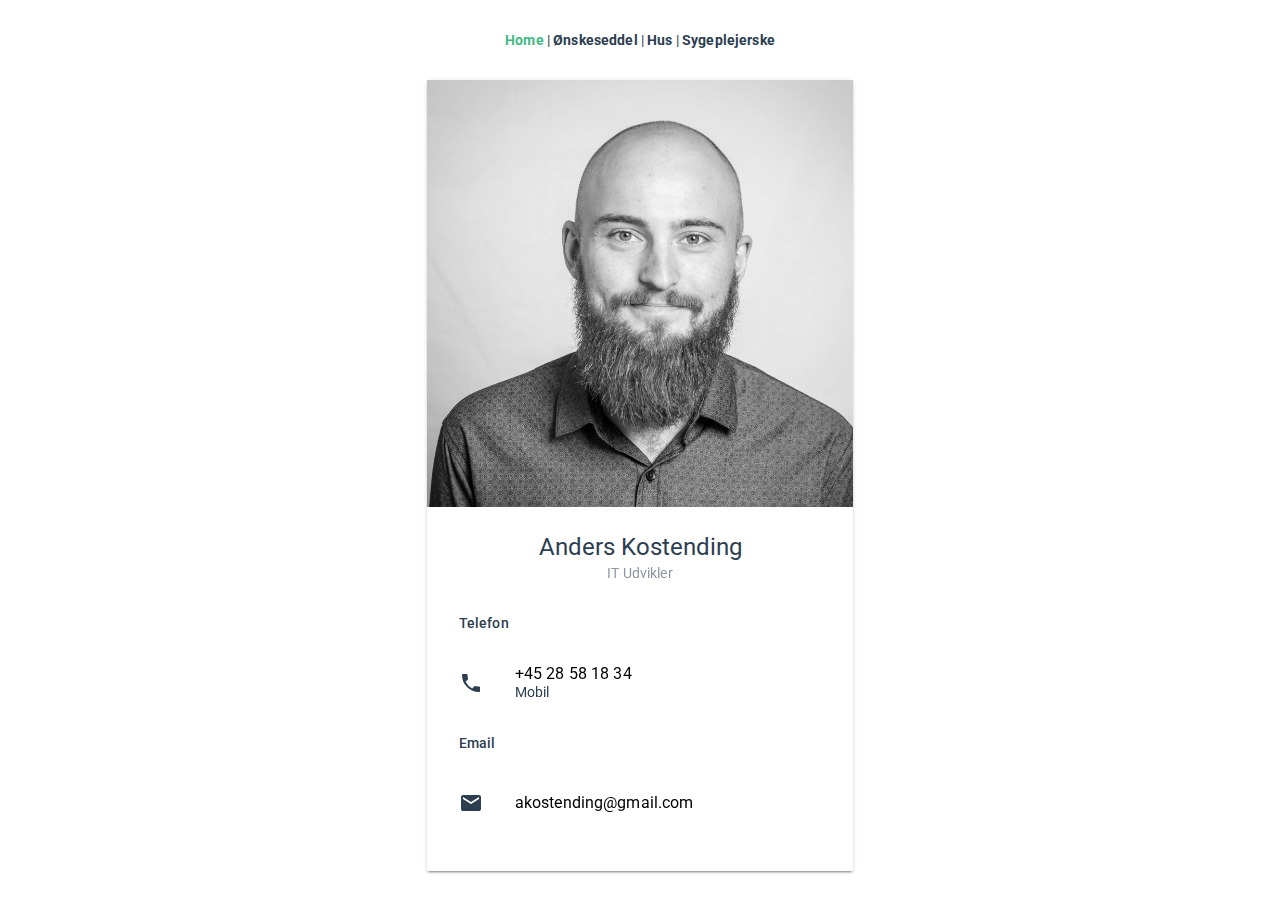
<file: index.html>
<!DOCTYPE html><html lang=en><head><meta charset=utf-8><meta http-equiv=X-UA-Compatible content="IE=edge"><meta name=viewport content="width=device-width,initial-scale=1"><link rel=icon href=https://kostending.github.io/favicon.ico><title>wishes</title><link href=https://kostending.github.io/css/about.583a87ce.css rel=prefetch><link href=https://kostending.github.io/js/about.976bd99f.js rel=prefetch><link href=https://kostending.github.io/css/app.5aafb1a8.css rel=preload as=style><link href=https://kostending.github.io/css/chunk-vendors.33fbaed9.css rel=preload as=style><link href=https://kostending.github.io/js/app.c58b7fb4.js rel=preload as=script><link href=https://kostending.github.io/js/chunk-vendors.30c4ab0b.js rel=preload as=script><link href=https://kostending.github.io/css/chunk-vendors.33fbaed9.css rel=stylesheet><link href=https://kostending.github.io/css/app.5aafb1a8.css rel=stylesheet></head><body><noscript><strong>We're sorry but wishes doesn't work properly without JavaScript enabled. Please enable it to continue.</strong></noscript><div id=app></div><script src=https://kostending.github.io/js/chunk-vendors.30c4ab0b.js></script><script src=https://kostending.github.io/js/app.c58b7fb4.js></script></body></html>
</file>
